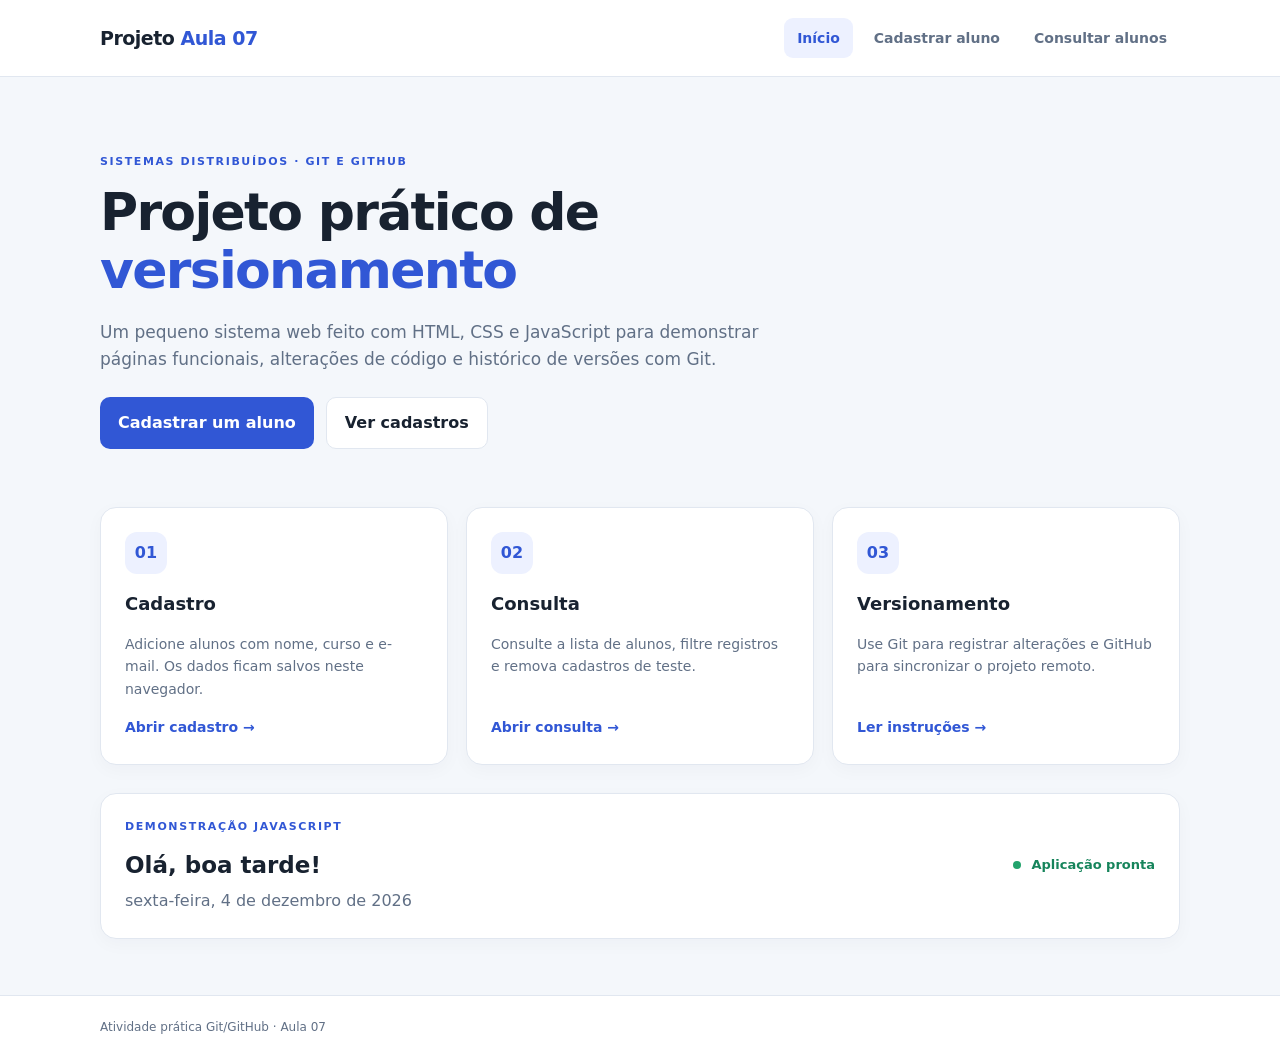
<file: index.html>
<!DOCTYPE html>
<html lang="pt-BR">
<head>
  <meta charset="UTF-8">
  <meta name="viewport" content="width=device-width, initial-scale=1.0">
  <title>Projeto Aula 07 | Início</title>
  <link rel="stylesheet" href="css/style.css">
  <script src="js/main.js" defer></script>
</head>
<body>
  <header class="topo">
    <div class="container nav">
      <a class="marca" href="index.html">Projeto <span>Aula 07</span></a>
      <nav aria-label="Navegação principal">
        <a class="ativo" href="index.html">Início</a>
        <a href="cadastro.html">Cadastrar aluno</a>
        <a href="alunos.html">Consultar alunos</a>
      </nav>
    </div>
  </header>
  <main class="container">
    <section class="hero">
      <p class="etiqueta">Sistemas Distribuídos · Git e GitHub</p>
      <h1>Projeto prático de <span>versionamento</span></h1>
      <p>Um pequeno sistema web feito com HTML, CSS e JavaScript para demonstrar páginas funcionais, alterações de código e histórico de versões com Git.</p>
      <div class="acoes">
        <a class="botao" href="cadastro.html">Cadastrar um aluno</a>
        <a class="botao secundario" href="alunos.html">Ver cadastros</a>
      </div>
    </section>
    <section class="cartoes">
      <article class="cartao"><div class="icone">01</div><h2>Cadastro</h2><p>Adicione alunos com nome, curso e e-mail. Os dados ficam salvos neste navegador.</p><a href="cadastro.html">Abrir cadastro →</a></article>
      <article class="cartao"><div class="icone">02</div><h2>Consulta</h2><p>Consulte a lista de alunos, filtre registros e remova cadastros de teste.</p><a href="alunos.html">Abrir consulta →</a></article>
      <article class="cartao"><div class="icone">03</div><h2>Versionamento</h2><p>Use Git para registrar alterações e GitHub para sincronizar o projeto remoto.</p><a href="README.md">Ler instruções →</a></article>
    </section>
    <section class="painel">
      <div><p class="etiqueta">Demonstração JavaScript</p><h2 id="saudacao">Bem-vindo!</h2><p id="data-atual">Carregando data...</p></div>
      <span class="status"><span class="ponto"></span> Aplicação pronta</span>
    </section>
  </main>
  <footer><div class="container">Atividade prática Git/GitHub · Aula 07</div></footer>
</body>
</html>
</file>
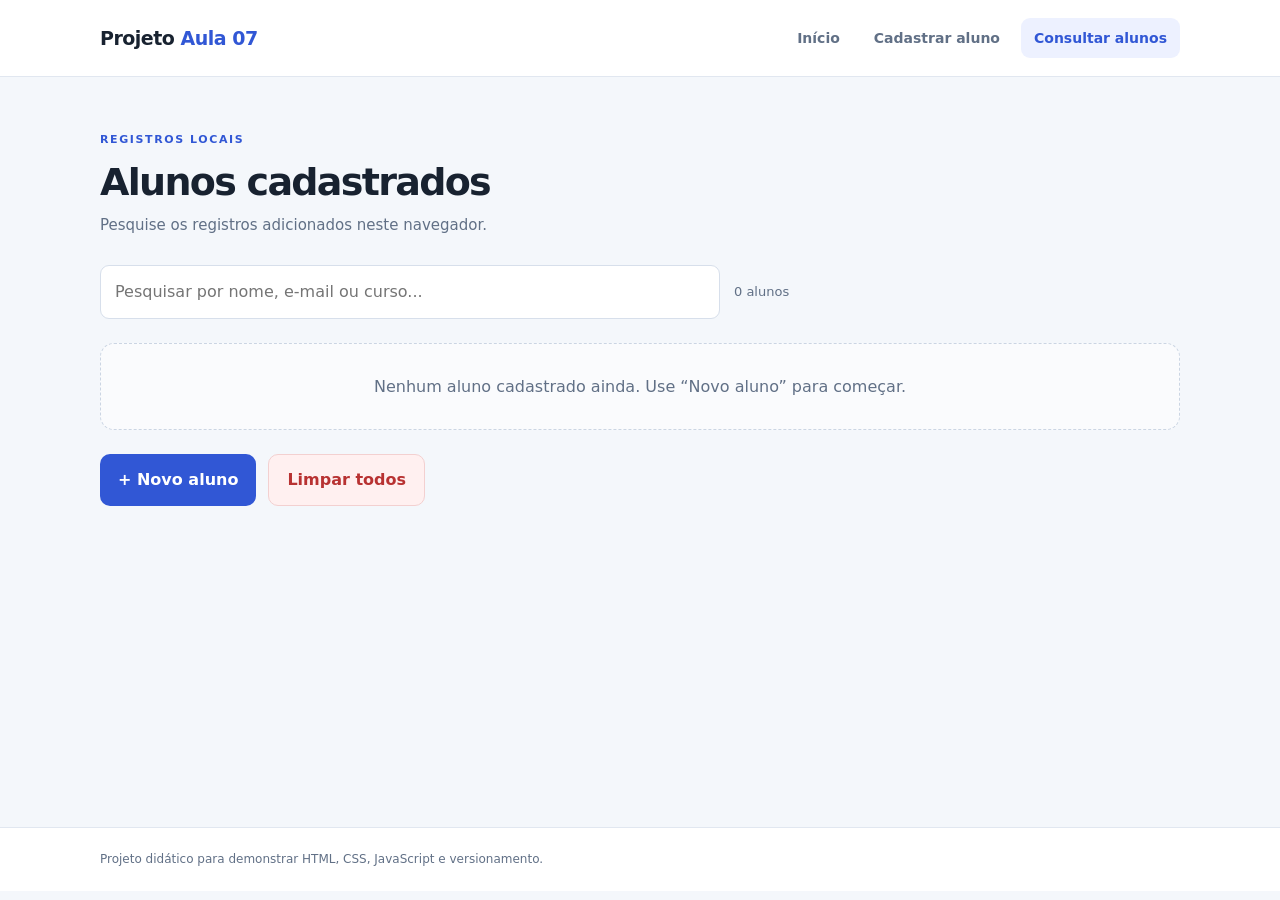
<file: alunos.html>
<!DOCTYPE html>
<html lang="pt-BR">
<head>
  <meta charset="UTF-8"><meta name="viewport" content="width=device-width, initial-scale=1.0">
  <title>Projeto aula 7777</title>
  <link rel="stylesheet" href="css/style.css">
  <script src="js/alunos.js" defer></script>
</head>
<body>
  <header class="topo"><div class="container nav">
    <a class="marca" href="index.html">Projeto <span>Aula 07</span></a>
    <nav aria-label="Navegação principal"><a href="index.html">Início</a><a href="cadastro.html">Cadastrar aluno</a><a class="ativo" href="alunos.html">Consultar alunos</a></nav>
  </div></header>
  <main class="container pagina">
    <p class="etiqueta">Registros locais</p><h1>Alunos cadastrados</h1><p class="subtitulo">Pesquise os registros adicionados neste navegador.</p>
    <div class="barra-pesquisa"><label class="sr-only" for="pesquisa">Pesquisar aluno</label><input id="pesquisa" type="search" placeholder="Pesquisar por nome, e-mail ou curso..."><span id="contador" class="contador">0 alunos</span></div>
    <div id="lista-alunos" class="lista-alunos"></div>
    <div class="acoes"><a class="botao" href="cadastro.html">+ Novo aluno</a><button id="limpar-todos" class="botao perigo" type="button">Limpar todos</button></div>
    <p id="mensagem" class="mensagem" role="status" aria-live="polite"></p>
  </main>
  <footer><div class="container">Projeto didático para demonstrar HTML, CSS, JavaScript e versionamento.</div></footer>
</body>
</html>
</file>
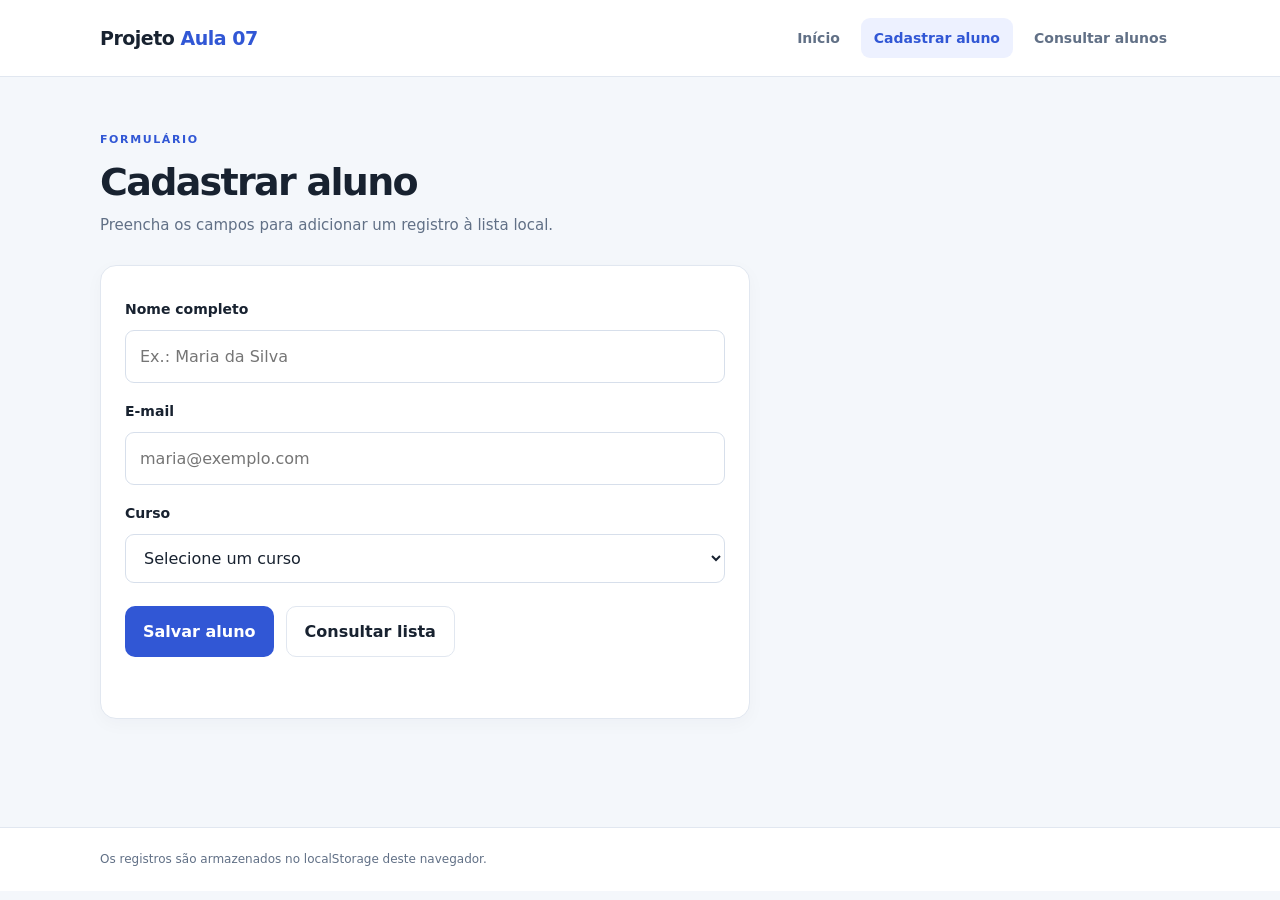
<file: cadastro.html>
<!DOCTYPE html>
<html lang="pt-BR">
<head>
  <meta charset="UTF-8"><meta name="viewport" content="width=device-width, initial-scale=1.0">
  <title>Cadastrar aluno | Projeto Aula 07</title>
  <link rel="stylesheet" href="css/style.css">
  <script src="js/cadastro.js" defer></script>
</head>
<body>
  <header class="topo"><div class="container nav">
    <a class="marca" href="index.html">Projeto <span>Aula 07</span></a>
    <nav aria-label="Navegação principal"><a href="index.html">Início</a><a class="ativo" href="cadastro.html">Cadastrar aluno</a><a href="alunos.html">Consultar alunos</a></nav>
  </div></header>
  <main class="container pagina">
    <p class="etiqueta">Formulário</p><h1>Cadastrar aluno</h1><p class="subtitulo">Preencha os campos para adicionar um registro à lista local.</p>
    <form id="form-aluno" class="formulario">
      <label for="nome">Nome completo</label><input id="nome" name="nome" type="text" placeholder="Ex.: Maria da Silva" required minlength="3">
      <label for="email">E-mail</label><input id="email" name="email" type="email" placeholder="maria@exemplo.com" required>
      <label for="curso">Curso</label>
      <select id="curso" name="curso" required><option value="">Selecione um curso</option><option>Ciência da Computação</option><option>Sistemas de Informação</option><option>Jogos Digitais</option><option>Análise e Desenvolvimento de Sistemas</option><option>Outro</option></select>
      <div class="acoes"><button class="botao" type="submit">Salvar aluno</button><a class="botao secundario" href="alunos.html">Consultar lista</a></div>
      <p id="mensagem" class="mensagem" role="status" aria-live="polite"></p>
    </form>
  </main>
  <footer><div class="container">Os registros são armazenados no localStorage deste navegador.</div></footer>
</body>
</html>
</file>
<file: css/style.css>
:root{--fundo:#f4f7fb;--texto:#182230;--suave:#617086;--azul:#3157d5;--azul-escuro:#203fae;--linha:#e1e7f0;--branco:#fff;--verde:#16845b;--vermelho:#b83232}
*{box-sizing:border-box}body{margin:0;background:var(--fundo);color:var(--texto);font-family:Inter,ui-sans-serif,system-ui,-apple-system,"Segoe UI",sans-serif;line-height:1.6}
.container{width:min(1080px,calc(100% - 40px));margin:0 auto}.topo{background:var(--branco);border-bottom:1px solid var(--linha)}.nav{min-height:76px;display:flex;align-items:center;justify-content:space-between;gap:24px}.marca{font-size:19px;font-weight:800;color:var(--texto);text-decoration:none;letter-spacing:-.5px}.marca span{color:var(--azul)}nav{display:flex;gap:8px;flex-wrap:wrap}nav a{color:var(--suave);text-decoration:none;padding:9px 13px;border-radius:9px;font-size:14px;font-weight:650}nav a:hover,nav a.ativo{background:#edf1ff;color:var(--azul)}
.hero{padding:76px 0 58px;max-width:780px}.etiqueta{text-transform:uppercase;letter-spacing:1.6px;font-size:11px;font-weight:800;color:var(--azul);margin:0 0 12px}.hero h1,.pagina h1{font-size:clamp(32px,5vw,52px);line-height:1.12;letter-spacing:-1.7px;margin:0 0 20px}.hero h1 span{color:var(--azul)}.hero>p:not(.etiqueta),.subtitulo{color:var(--suave);font-size:17px;max-width:660px}.acoes{display:flex;gap:12px;flex-wrap:wrap;margin-top:24px}.botao{border:0;display:inline-flex;align-items:center;justify-content:center;padding:12px 18px;background:var(--azul);color:white;border-radius:10px;font:inherit;font-weight:700;text-decoration:none;cursor:pointer;transition:background .2s,transform .2s}.botao:hover{background:var(--azul-escuro);transform:translateY(-1px)}.botao.secundario{background:white;color:var(--texto);border:1px solid var(--linha)}.botao.secundario:hover{background:#f0f3f9}.botao.perigo{background:#fff0f0;color:var(--vermelho);border:1px solid #f3d0d0}
.cartoes{display:grid;grid-template-columns:repeat(3,1fr);gap:18px;margin-bottom:28px}.cartao,.painel,.formulario,.aluno{background:var(--branco);border:1px solid var(--linha);border-radius:16px;padding:24px;box-shadow:0 5px 18px #1b2b4d08}.icone{display:grid;place-items:center;width:42px;height:42px;background:#edf1ff;color:var(--azul);border-radius:12px;font-weight:800}.cartao h2{font-size:18px;margin:16px 0 7px}.cartao p{font-size:14px;color:var(--suave);min-height:67px}.cartao>a{font-size:14px;font-weight:750;text-decoration:none;color:var(--azul)}.painel{display:flex;align-items:center;justify-content:space-between;gap:20px;margin-bottom:56px}.painel h2{margin:0;font-size:23px}.painel p:not(.etiqueta){margin:4px 0 0;color:var(--suave)}.status{font-size:13px;color:var(--verde);font-weight:700;white-space:nowrap}.ponto{display:inline-block;width:8px;height:8px;background:#22a36c;border-radius:50%;margin-right:6px}
.pagina{padding-top:54px;padding-bottom:70px;min-height:calc(100vh - 150px)}.pagina h1{font-size:38px;margin-bottom:10px}.subtitulo{margin-top:0;margin-bottom:28px;font-size:15px}.formulario{max-width:650px;display:flex;flex-direction:column;gap:9px}.formulario label{font-size:14px;font-weight:750;margin-top:8px}.formulario input,.formulario select,.barra-pesquisa input{width:100%;padding:13px 14px;border:1px solid #d7dfeb;border-radius:9px;background:white;color:var(--texto);font:inherit;outline:none}.formulario input:focus,.formulario select:focus,.barra-pesquisa input:focus{border-color:var(--azul);box-shadow:0 0 0 3px #3157d51c}.formulario .acoes{margin-top:14px}.mensagem{font-size:14px;color:var(--verde);font-weight:650}.mensagem.erro{color:var(--vermelho)}.barra-pesquisa{display:flex;align-items:center;gap:14px;margin:24px 0}.barra-pesquisa input{max-width:620px}.contador{font-size:13px;color:var(--suave);white-space:nowrap}.lista-alunos{display:grid;gap:12px;margin-bottom:24px}.aluno{display:flex;align-items:center;justify-content:space-between;gap:18px}.aluno h2{font-size:16px;margin:0 0 3px}.aluno p{font-size:13px;color:var(--suave);margin:0}.curso-tag{display:inline-block;background:#edf1ff;color:var(--azul);border-radius:6px;padding:3px 8px;font-size:11px;font-weight:750;margin-top:8px}.remover{border:1px solid #f3d0d0;color:var(--vermelho);background:#fff5f5;border-radius:8px;padding:8px 10px;font-weight:700;cursor:pointer}.vazio{border:1px dashed #cbd5e3;border-radius:14px;padding:30px;text-align:center;color:var(--suave);background:#ffffff80}.sr-only{position:absolute;width:1px;height:1px;padding:0;margin:-1px;overflow:hidden;clip:rect(0,0,0,0);white-space:nowrap;border:0}
footer{padding:22px 0;border-top:1px solid var(--linha);color:var(--suave);font-size:12px;background:#fff}
@media(max-width:720px){.nav{align-items:flex-start;flex-direction:column;padding:16px 0}.hero{padding:52px 0 38px}.cartoes{grid-template-columns:1fr}.cartao p{min-height:0}.painel,.aluno{align-items:flex-start;flex-direction:column}.barra-pesquisa{align-items:stretch;flex-direction:column}.pagina h1{font-size:32px}}
</file>
